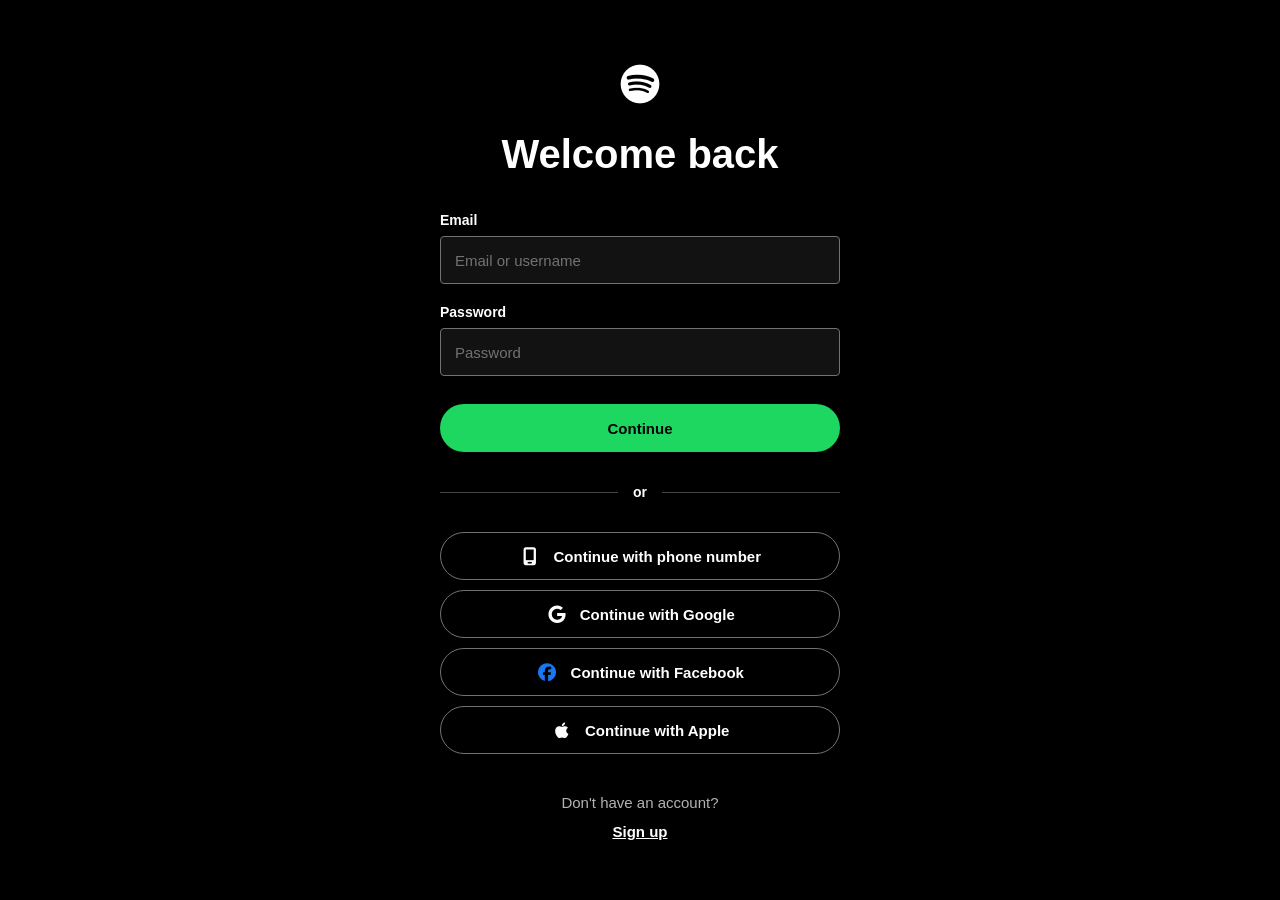
<file: HTML/index.html>
<!DOCTYPE html>
<html lang="en">
<head>
<meta charset="UTF-8">
<meta name="viewport" content="width=device-width, initial-scale=1.0">
<title>Spotify Clone</title>
<link rel="stylesheet" href="../FONTS/css/all.min.css">
<link rel="stylesheet" href="../CSS/after.css">

<!-- checking login -->
<script src="../JS/auth-guard.js"></script>

<style>
    /* playing song card */
    .card.playing h4 {
        color: var(--green-bright);
    }

    /* play button when song is playing */
    .card.playing .play-btn,
    .quick-tile.playing .quick-play {
        opacity: 1;
        transform: translateY(0);
        background: var(--green-bright);
    }

    /* shuffle button */
    .control-active {
        color: var(--green-bright) !important;
    }

    /* unliked song icon */
    .song-check.not-liked,
    .np-check.not-liked {
        color: var(--text-dim);
    }

    /* hiding elements */
    .is-hidden { display: none !important; }

    /* search box */
    input.search-placeholder {
        background: transparent;
        border: none;
        outline: none;
        color: #fff;
        font-family: inherit;
        min-width: 0;
    }
    input.search-placeholder::placeholder { color: #b3b3b3; }

    /* active library buttons */
    .chip.active { background: var(--white); color: #000; }
    .chip.active:hover { background: var(--white); }
    .playlist-item.active { background: var(--elevated); }

    /* library search box */
    .library-search {
        display: none;
        margin: 0 8px 8px;
        padding: 8px 12px;
        background: #242424;
        border: none;
        border-radius: 4px;
        color: #fff;
        outline: none;
        font-size: 14px;
    }
    .library-search.show { display: block; }

    /* collapsing and expanding library */
    .sidebar.collapsed { flex: 0 0 72px; min-width: 72px; resize: none; }
    .sidebar.collapsed .library-title span,
    .sidebar.collapsed .library-actions,
    .sidebar.collapsed .chip-row,
    .sidebar.collapsed .library-toolbar,
    .sidebar.collapsed .library-search,
    .sidebar.collapsed .pl-text { display: none !important; }
    .sidebar.collapsed .library-top { justify-content: center; }
    .sidebar.expanded { flex: 0 0 50%; max-width: none; }
    .right-sidebar.expanded { flex: 0 0 520px; max-width: none; }

    /* popup message */
    .toast {
        position: fixed;
        left: 50%;
        bottom: 110px;
        transform: translateX(-50%);
        background: #fff;
        color: #000;
        padding: 12px 22px;
        border-radius: 8px;
        font-weight: 600;
        font-size: 14px;
        opacity: 0;
        pointer-events: none;
        transition: opacity .25s;
        z-index: 100;
    }
    .toast.show { opacity: 1; }

    /* no search results */
    .no-results { display: none; padding: 40px 0; text-align: center; color: var(--text-dim); font-size: 18px; }
    .no-results.show { display: block; }

    /* playlist page */
    .collection { padding: 8px 0 32px; }
    .collection-head { display: flex; align-items: flex-end; gap: 24px; padding: 16px 0 24px; }
    .collection-art {
        width: 180px; height: 180px; border-radius: 8px; object-fit: cover; flex-shrink: 0;
        box-shadow: 0 8px 24px rgba(0,0,0,0.5);
        display: flex; align-items: center; justify-content: center;
    }
    .collection-art.liked-art { background: linear-gradient(135deg, #450af5, #c4efd9); font-size: 64px; }
    .collection-head small { font-size: 13px; font-weight: 700; }
    .collection-head h1 { font-size: 56px; font-weight: 800; margin: 6px 0 10px; }
    .collection-head p { color: var(--text-dim); font-size: 14px; }
    .collection-play {
        width: 56px; height: 56px; border-radius: 50%;
        background: var(--green-bright); color: #000; font-size: 20px;
        display: flex; align-items: center; justify-content: center; margin-bottom: 20px;
    }
    .collection-play:hover { transform: scale(1.06); }
    .song-row {
        display: grid; grid-template-columns: 32px 1fr 40px; align-items: center;
        gap: 12px; padding: 8px 12px; border-radius: 4px; cursor: pointer;
    }
    .song-row:hover { background: rgba(255,255,255,0.1); }
    .row-num { text-align: center; color: var(--text-dim); }
    .row-main { display: flex; align-items: center; gap: 12px; min-width: 0; }
    .row-main img { width: 40px; height: 40px; border-radius: 4px; object-fit: cover; }
    .row-title { font-size: 15px; white-space: nowrap; overflow: hidden; text-overflow: ellipsis; }
    .row-artist { font-size: 13px; color: var(--text-dim); }
    .song-row.playing .row-title, .song-row.playing .row-num { color: var(--green-bright); }
    .row-heart { color: var(--text-dim); font-size: 16px; }
    .row-heart.liked { color: var(--green-bright); }
    .empty-message { color: var(--text-dim); padding: 24px 12px; }
</style>
</head>
<body>

<!-- audio player -->
<audio id="audioPlayer" preload="auto"></audio>

<!-- popup message -->
<div class="toast" id="toast"></div>

<div class="app">

    <!-- top navigation bar -->
    <header class="topbar">

        <div class="topbar-left">
            <a href="#" class="brand"><i class="fa-brands fa-spotify"></i></a>
        </div>

        <div class="topbar-center">
            <a href="index.html" class="pill-icon-btn" aria-label="Home">
                <i class="fa-solid fa-house"></i>
            </a>

            <div class="search-pill">
                <i class="fa-solid fa-magnifying-glass search-ic"></i>
                <input class="search-placeholder" id="searchInput" type="text" placeholder="What do you want to play?">
                <div class="search-divider"></div>
                <i class="fa-solid fa-box-archive browse-ic"></i>
            </div>
        </div>

        <div class="topbar-right">
            <button class="premium-btn">Explore Premium</button>

            <a href="#" class="install-link">
                <i class="fa-solid fa-circle-down"></i>
                <span>Install App</span>
            </a>

            <button class="icon-btn"><i class="fa-regular fa-bell"></i></button>
            <button class="icon-btn"><i class="fa-solid fa-user-group"></i></button>
            <a href="before.html" class="avatar" aria-label="Log out" onclick="logout(); return false;"><i class="fa-solid fa-user"></i></a>
        </div>

    </header>

    <!-- main body -->
    <div class="body-row">

        <!-- left sidebar -->
        <aside class="sidebar">

            <div class="library-top">
                <div class="library-title">
                    <button class="collapse-btn" aria-label="Collapse Your Library">
                        <i class="fa-solid fa-table-columns"></i>
                    </button>
                    <span>Your Library</span>
                </div>
                <div class="library-actions">
                    <button class="lib-add-btn" aria-label="Add"><i class="fa-solid fa-plus"></i></button>
                    <button class="expand-btn" aria-label="Expand your library">
                        <i class="fa-solid fa-up-right-and-down-left-from-center"></i>
                    </button>
                </div>
            </div>

            <div class="chip-row">
                <button class="chip">Playlists</button>
                <button class="chip">Artists</button>
                <button class="chip">Podcasts</button>
            </div>

            <div class="library-toolbar">
                <button class="tool-search-btn" aria-label="Search your library">
                    <i class="fa-solid fa-magnifying-glass"></i>
                </button>
                <button class="recents-btn">
                    <span>Recents</span>
                    <i class="fa-solid fa-list"></i>
                </button>
            </div>

            <input class="library-search" id="librarySearch" type="text" placeholder="Search in Your Library">

            <!-- library playlists -->
            <div class="playlists">

                <div class="playlist-item pinned">
                    <div class="pl-icon liked">
                        <i class="fa-solid fa-heart"></i>
                    </div>
                    <div class="pl-text">
                        <p class="pl-name">Liked Songs</p>
                        <p class="pl-sub"><i class="fa-solid fa-thumbtack pin-ic"></i>Playlist &bull; 55 songs</p>
                    </div>
                </div>

                <div class="playlist-item pinned">
                    <div class="pl-icon episodes">
                        <i class="fa-solid fa-bookmark"></i>
                    </div>
                    <div class="pl-text">
                        <p class="pl-name">Your Episodes</p>
                        <p class="pl-sub"><i class="fa-solid fa-thumbtack pin-ic"></i>Playlist &bull; Saved &amp; downloaded</p>
                    </div>
                </div>

                <div class="playlist-item">
                    <img class="pl-icon" src="../IMAGES/playlist1.jpg" alt="">
                    <div class="pl-text">
                        <p class="pl-name">I Don't Chase, I Attract</p>
                        <p class="pl-sub">Playlist &bull; Alira Rose</p>
                    </div>
                </div>

                <div class="playlist-item">
                    <img class="pl-icon" src="../IMAGES/playlist2.jpg" alt="">
                    <div class="pl-text">
                        <p class="pl-name">Static Bloom</p>
                        <p class="pl-sub">Playlist &bull; Sajal</p>
                    </div>
                </div>

                <div class="playlist-item">
                    <img class="pl-icon" src="../IMAGES/playlist3.jpg" alt="">
                    <div class="pl-text">
                        <p class="pl-name">Indian Murder Mystery</p>
                        <p class="pl-sub">Podcast &bull; Red FM</p>
                    </div>
                </div>

                <div class="playlist-item">
                    <img class="pl-icon circle" src="../IMAGES/playlist4.jpg" alt="">
                    <div class="pl-text">
                        <p class="pl-name">Aeria</p>
                        <p class="pl-sub">Artist</p>
                    </div>
                </div>

                <div class="playlist-item">
                    <img class="pl-icon" src="../IMAGES/playlist1.jpg" alt="">
                    <div class="pl-text">
                        <p class="pl-name">NCS: Chill Wave</p>
                        <p class="pl-sub">Playlist &bull; Spotify</p>
                    </div>
                </div>

                <div class="playlist-item">
                    <img class="pl-icon circle" src="../IMAGES/playlist2.jpg" alt="">
                    <div class="pl-text">
                        <p class="pl-name">Kaelo</p>
                        <p class="pl-sub">Artist</p>
                    </div>
                </div>

                <div class="playlist-item">
                    <img class="pl-icon" src="../IMAGES/playlist3.jpg" alt="">
                    <div class="pl-text">
                        <p class="pl-name">Gaming Beats Vol. 1</p>
                        <p class="pl-sub">Album &bull; Warriyo</p>
                    </div>
                </div>

                <div class="playlist-item">
                    <img class="pl-icon" src="../IMAGES/playlist4.jpg" alt="">
                    <div class="pl-text">
                        <p class="pl-name">Study Sessions</p>
                        <p class="pl-sub">Playlist &bull; 64 songs</p>
                    </div>
                </div>

                <div class="playlist-item">
                    <img class="pl-icon" src="../IMAGES/playlist1.jpg" alt="">
                    <div class="pl-text">
                        <p class="pl-name">Late Night Focus</p>
                        <p class="pl-sub">Playlist &bull; 37 songs</p>
                    </div>
                </div>

                <div class="playlist-item">
                    <img class="pl-icon circle" src="../IMAGES/playlist2.jpg" alt="">
                    <div class="pl-text">
                        <p class="pl-name">Sable Rune</p>
                        <p class="pl-sub">Artist</p>
                    </div>
                </div>

                <div class="playlist-item">
                    <img class="pl-icon" src="../IMAGES/playlist3.jpg" alt="">
                    <div class="pl-text">
                        <p class="pl-name">Workout</p>
                        <p class="pl-sub">Playlist &bull; 51 songs</p>
                    </div>
                </div>

                <div class="playlist-item">
                    <img class="pl-icon" src="../IMAGES/playlist4.jpg" alt="">
                    <div class="pl-text">
                        <p class="pl-name">HARD DRIVE Vol. 2</p>
                        <p class="pl-sub">Album &bull; Raftaar</p>
                    </div>
                </div>

            </div>

        </aside>

        <!-- main content -->
        <main class="main">

            <!-- music filters -->
            <div class="filter-row">
                <button class="filter-pill active">All</button>
                <button class="filter-pill">Music</button>
                <button class="filter-pill">Podcasts</button>
            </div>

            <!-- quick playlists -->
            <section class="quick-grid">
                <div class="quick-tile liked-tile">
                    <div class="liked pl-icon quick-icon">
                        <i class="fa-solid fa-heart"></i>
                    </div>
                    <span>Liked Songs</span>
                    <div class="quick-play"><i class="fa-solid fa-play"></i></div>
                </div>
                <div class="quick-tile has-progress">
    <img src="../IMAGES/quick1.jpg" alt="">
    <span>Real Horror Stories That Will Hau...</span>
    <div class="quick-play"><i class="fa-solid fa-play"></i></div>
    <div class="quick-progress"><div style="width:34%"></div></div>
</div>
                <div class="quick-tile">
                    <img src="../IMAGES/quick2.jpg" alt="">
                    <span>Faasle Radio</span>
                    <div class="quick-play"><i class="fa-solid fa-play"></i></div>
                </div>
                <div class="quick-tile">
    <img src="../IMAGES/quick3.jpg" alt="">
    <span>5 Minute Morning Meditation for Busy Days: Center Yourself</span>
    <div class="quick-play"><i class="fa-solid fa-play"></i></div>
                </div>
            </section>

            <!-- albums section -->
            <section class="section">
                <div class="section-title">
                    <h2>Albums featuring songs you like</h2>
                    <a href="#">Show all</a>
                </div>

                <div class="cards">

                    <div class="card">
                        <div class="cover">
                            <img src="../IMAGES/cover1.jpg" alt="Leo">
                            <div class="play-btn"><i class="fa-solid fa-play"></i></div>
                        </div>
                        <h4>Leo</h4>
                        <p>Shubh</p>
                    </div>

                    <div class="card">
                        <div class="cover">
                            <img src="../IMAGES/cover2.jpg" alt="International Villager">
                            <div class="play-btn"><i class="fa-solid fa-play"></i></div>
                        </div>
                        <h4>International Villager</h4>
                        <p>Yo Yo Honey Singh</p>
                    </div>

                    <div class="card">
                        <div class="cover">
                            <img src="../IMAGES/cover3.jpg" alt="Table No. 21">
                            <div class="play-btn"><i class="fa-solid fa-play"></i></div>
                        </div>
                        <h4>Table No. 21 (Original Motion Picture...</h4>
                        <p>Gajendra Verma, Sachin Gupta, Aseem Ahmed...</p>
                    </div>

                    <div class="card">
                        <div class="cover">
                            <img src="../IMAGES/cover4.jpg" alt="Namaste England">
                            <div class="play-btn"><i class="fa-solid fa-play"></i></div>
                        </div>
                        <h4>Namaste England (Original Moti...</h4>
                        <p>Mannan Shaah, Badshah, Rishi R...</p>
                    </div>

                </div>
            </section>

            <!-- recently played -->
            <section class="section">
                <div class="section-title">
                    <h2>Recents</h2>
                    <a href="#">Show all</a>
                </div>

                <div class="cards">
                    <div class="card">
                        <div class="cover">
                            <img src="../IMAGES/cover5.jpg" alt="">
                            <div class="play-btn"><i class="fa-solid fa-play"></i></div>
                        </div>
                        <h4>NCS: Chill Wave</h4>
                        <p>Laid-back beats to unwind to</p>
                    </div>

                    <div class="card">
                        <div class="cover">
                            <img src="../IMAGES/cover6.jpg" alt="">
                            <div class="play-btn"><i class="fa-solid fa-play"></i></div>
                        </div>
                        <h4>Top 50 - Global</h4>
                        <p>Your daily update of the most played tracks</p>
                    </div>

                    <div class="card">
                        <div class="cover">
                            <img src="../IMAGES/cover7.jpg" alt="">
                            <div class="play-btn"><i class="fa-solid fa-play"></i></div>
                        </div>
                        <h4>Workout</h4>
                        <p>Get pumped with these high energy hits</p>
                    </div>

                    <div class="card">
                        <div class="cover">
                            <img src="../IMAGES/cover8.jpg" alt="">
                            <div class="play-btn"><i class="fa-solid fa-play"></i></div>
                        </div>
                        <h4>NCS: Focus</h4>
                        <p>Instrumental tracks to help you focus</p>
                    </div>
                </div>
            </section>

            <!-- made for you -->
            <section class="section">
                <div class="eyebrow">Made For</div>
                <div class="section-title">
                    <h2>Aeria</h2>
                    <a href="#">Show all</a>
                </div>

                <div class="cards">
                    <div class="card">
                        <div class="cover">
                            <img src="../IMAGES/cover9.jpg" alt="">
                            <div class="mix-tag mix-1"><span>Daily Mix</span><strong>01</strong></div>
                            <div class="play-btn"><i class="fa-solid fa-play"></i></div>
                        </div>
                        <h4>Daily Mix 1</h4>
                        <p>Aeria, Kaelo, Sable Rune and more</p>
                    </div>

                    <div class="card">
                        <div class="cover">
                            <img src="../IMAGES/cover1.jpg" alt="">
                            <div class="mix-tag mix-2"><span>Daily Mix</span><strong>02</strong></div>
                            <div class="play-btn"><i class="fa-solid fa-play"></i></div>
                        </div>
                        <h4>Daily Mix 2</h4>
                        <p>Fresh picks based on your taste</p>
                    </div>

                    <div class="card">
                        <div class="cover">
                            <img src="../IMAGES/cover2.jpg" alt="">
                            <div class="mix-tag mix-3"><span>Daily Mix</span><strong>03</strong></div>
                            <div class="play-btn"><i class="fa-solid fa-play"></i></div>
                        </div>
                        <h4>Release Radar</h4>
                        <p>New releases from artists you follow</p>
                    </div>

                    <div class="card">
                        <div class="cover">
                            <img src="../IMAGES/cover3.jpg" alt="">
                            <div class="mix-tag mix-4"><span>Daily Mix</span><strong>04</strong></div>
                            <div class="play-btn"><i class="fa-solid fa-play"></i></div>
                        </div>
                        <h4>Chill Hits</h4>
                        <p>Relax, study and focus with calm tracks</p>
                    </div>

                    <div class="card">
                        <div class="cover">
                            <img src="../IMAGES/cover4.jpg" alt="">
                            <div class="mix-tag mix-5"><span>Daily Mix</span><strong>05</strong></div>
                            <div class="play-btn"><i class="fa-solid fa-play"></i></div>
                        </div>
                        <h4>NCS: Gaming Mix</h4>
                        <p>High energy tracks for gaming</p>
                    </div>
                </div>
            </section>

            <!-- recommended stations -->
            <section class="section">
                <p class="section-desc">Non-stop music based on your favorite songs and artists.</p>
                <div class="section-title">
                    <h2>Recommended Stations</h2>
                    <a href="#">Show all</a>
                </div>

                <div class="cards stations">
                    <div class="card station station-1">
                        <div class="cover station-cover">
                            <span class="radio-tag">Radio</span>
                            <span class="station-name">Night Drive</span>
                        </div>
                        <p>With Aeria, Kaelo and more</p>
                    </div>

                    <div class="card station station-2">
                        <div class="cover station-cover">
                            <span class="radio-tag">Radio</span>
                            <span class="station-name">Sable Rune</span>
                        </div>
                        <p>With Vantablack, Echo Park and more</p>
                    </div>

                    <div class="card station station-3">
                        <div class="cover station-cover">
                            <span class="radio-tag">Radio</span>
                            <span class="station-name">Trap Nation</span>
                        </div>
                        <p>With Warriyo, Kaelo and more</p>
                    </div>

                    <div class="card station station-4">
                        <div class="cover station-cover">
                            <span class="radio-tag">Radio</span>
                            <span class="station-name">Deep Focus</span>
                        </div>
                        <p>With Echo Park, Nova Drift and more</p>
                    </div>

                    <div class="card station station-5">
                        <div class="cover station-cover">
                            <span class="radio-tag">Radio</span>
                            <span class="station-name">Retro Wave</span>
                        </div>
                        <p>With Nova Drift, Aeria and more</p>
                    </div>
                </div>
            </section>

            <!-- jump back in -->
            <section class="section">
                <div class="section-title">
                    <h2>Jump Back In</h2>
                    <a href="#">Show all</a>
                </div>

                <div class="cards">
                    <div class="card">
                        <div class="cover">
                            <img src="../IMAGES/cover5.jpg" alt="">
                            <div class="play-btn"><i class="fa-solid fa-play"></i></div>
                        </div>
                        <h4>Study Sessions</h4>
                        <p>Playlist &bull; 64 songs</p>
                    </div>

                    <div class="card">
                        <div class="cover">
                            <img src="../IMAGES/cover6.jpg" alt="">
                            <div class="play-btn"><i class="fa-solid fa-play"></i></div>
                        </div>
                        <h4>Late Night Focus</h4>
                        <p>Playlist &bull; 37 songs</p>
                    </div>

                    <div class="card">
                        <div class="cover">
                            <img src="../IMAGES/cover7.jpg" alt="">
                            <div class="play-btn"><i class="fa-solid fa-play"></i></div>
                        </div>
                        <h4>Workout</h4>
                        <p>Playlist &bull; 51 songs</p>
                    </div>

                    <div class="card">
                        <div class="cover">
                            <img src="../IMAGES/cover8.jpg" alt="">
                            <div class="play-btn"><i class="fa-solid fa-play"></i></div>
                        </div>
                        <h4>HARD DRIVE Vol. 2</h4>
                        <p>Album &bull; Raftaar</p>
                    </div>
                </div>
            </section>

            <!-- no search results -->
            <p class="no-results" id="noResults">No results found. Try a different search.</p>

            <!-- liked songs and playlist page -->
            <div class="collection is-hidden" id="collectionView"></div>

            <!-- footer -->
            <footer class="site-footer">

                <div class="footer-cols">

                    <div class="footer-col">
                        <h5>Company</h5>
                        <a href="about.html">About Us</a>
                        <a href="contact.html">Contact Us</a>
                        <a href="#">Jobs</a>
                        <a href="#">For the Record</a>
                    </div>

                    <div class="footer-col">
                        <h5>Communities</h5>
                        <a href="#">For Artists</a>
                        <a href="#">Developers</a>
                        <a href="#">Advertising</a>
                        <a href="#">Investors</a>
                        <a href="#">Vendors</a>
                    </div>

                    <div class="footer-col">
                        <h5>Useful Links</h5>
                        <a href="#">Support</a>
                        <a href="#">Free Mobile App</a>
                        <a href="#">Popular by Country</a>
                        <a href="#">Import your Music</a>
                    </div>

                    <div class="footer-col">
                        <h5>Spotify Plans</h5>
                        <a href="#">Premium Standard</a>
                        <a href="#">Premium Platinum</a>
                        <a href="#">Premium Student</a>
                        <a href="#">Spotify Free</a>
                    </div>

                    <div class="footer-social">
                        <button class="social-ic" aria-label="Instagram"><i class="fa-brands fa-instagram"></i></button>
                        <button class="social-ic" aria-label="X"><i class="fa-brands fa-x-twitter"></i></button>
                        <button class="social-ic" aria-label="Facebook"><i class="fa-brands fa-facebook-f"></i></button>
                    </div>

                </div>

                <div class="footer-bottom">
                    <div class="footer-legal">
                        <a href="#">Legal</a>
                        <a href="#">Safety &amp; Privacy Center</a>
                        <a href="#">Privacy Policy</a>
                        <a href="#">Cookies</a>
                        <a href="#">About Ads</a>
                        <a href="#">Accessibility</a>
                    </div>
                    <div class="footer-copyright">&copy; 2026 Spotify AB</div>
                </div>

            </footer>

        </main>

        <!-- right sidebar -->
        <aside class="right-sidebar">

            <!-- current playlist name -->
            <div class="context-title">
                <div class="context-title-left">
                    <i class="fa-solid fa-table-columns"></i>
                    <span>Liked Songs</span>
                </div>
                <div class="context-title-right">
                    <button class="context-more" aria-label="More options"><i class="fa-solid fa-ellipsis"></i></button>
                    <button class="context-expand" aria-label="Expand"><i class="fa-solid fa-up-right-and-down-left-from-center"></i></button>
                </div>
            </div>

            <!-- current song details -->
            <div class="now-playing-card">
                <img class="np-art-large" id="npArt" src="../IMAGES/nowplaying.jpg" alt="">
                <div class="np-track-row">
                    <div class="np-track-text">
                        <p class="np-title" id="npTitle">God Damn</p>
                        <p class="np-artist" id="npArtist">Badshah, Karan Aujla, Hiten</p>
                    </div>
                    <div class="np-track-icons">
                        <button class="np-share" aria-label="Share"><i class="fa-solid fa-arrow-up-from-bracket"></i></button>
                        <i class="fa-solid fa-circle-check np-check" id="npLike" aria-label="Liked"></i>
                    </div>
                </div>
            </div>

            <!-- artist information -->
            <div class="artist-card">
                <img src="../IMAGES/cover9.jpg" alt="">
                <div class="artist-overlay">
                    <span class="artist-label">About the artist</span>
                    <h3>Aeria</h3>
                    <p>Independent electronic producer known for wide, cinematic synth work and driving basslines. Tracks featured here are released under Creative Commons for free use.</p>
                    <a class="artist-link" href="#">See artist</a>
                </div>
            </div>

        </aside>

    </div>

    <!-- bottom music player -->
    <footer class="player">

        <!-- song details -->
        <div class="song">
            <img id="playerArt" src="../IMAGES/nowplaying.jpg" alt="">
            <div class="song-text">
                <div class="song-name" id="playerSongName">God Damn</div>
                <div class="artist" id="playerArtist">Badshah, Karan Aujla, Hiten</div>
            </div>
            <i class="fa-solid fa-circle-check song-check" id="playerLike" aria-label="Liked"></i>
        </div>

        <!-- player controls -->
        <div class="controls">

            <!-- play pause next previous buttons -->
            <div class="buttons">
                <i class="fa-solid fa-shuffle icon-btn small" id="shuffleBtn"></i>
                <i class="fa-solid fa-backward-step icon-btn small" id="prevBtn"></i>
                <div class="play-circle" id="playPauseBtn"><i class="fa-solid fa-play"></i></div>
                <i class="fa-solid fa-forward-step icon-btn small" id="nextBtn"></i>
                <i class="fa-solid fa-repeat icon-btn small" id="repeatBtn"></i>
            </div>

            <!-- song progress bar -->
            <div class="progress-row">
                <span id="currentTimeText">0:00</span>
                <div class="progress" id="progressBar"><div id="progressFill" style="width:0%"></div></div>
                <span id="totalTimeText">2:47</span>
            </div>

        </div>

        <!-- volume and other controls -->
        <div class="right-controls">
            <i class="fa-solid fa-microphone icon-btn small" id="lyricsBtn"></i>
            <i class="fa-solid fa-list icon-btn small" id="queueBtn"></i>
            <i class="fa-solid fa-mobile-screen-button icon-btn small" id="deviceBtn"></i>
            <div class="volume-group">
                <i class="fa-solid fa-volume-high icon-btn small" id="volumeIcon"></i>
                <div class="volume" id="volumeBar"><div id="volumeFill"></div></div>
            </div>
            <i class="fa-regular fa-clone icon-btn small" id="nowPlayingViewBtn"></i>
            <i class="fa-solid fa-expand icon-btn small" id="fullscreenBtn"></i>
        </div>

    </footer>

</div>

<!-- music player javascript -->
<script src="../JS/player.js"></script>

<!-- button javascript -->
<script src="../JS/buttons.js"></script>

</body>
</html>
</file>
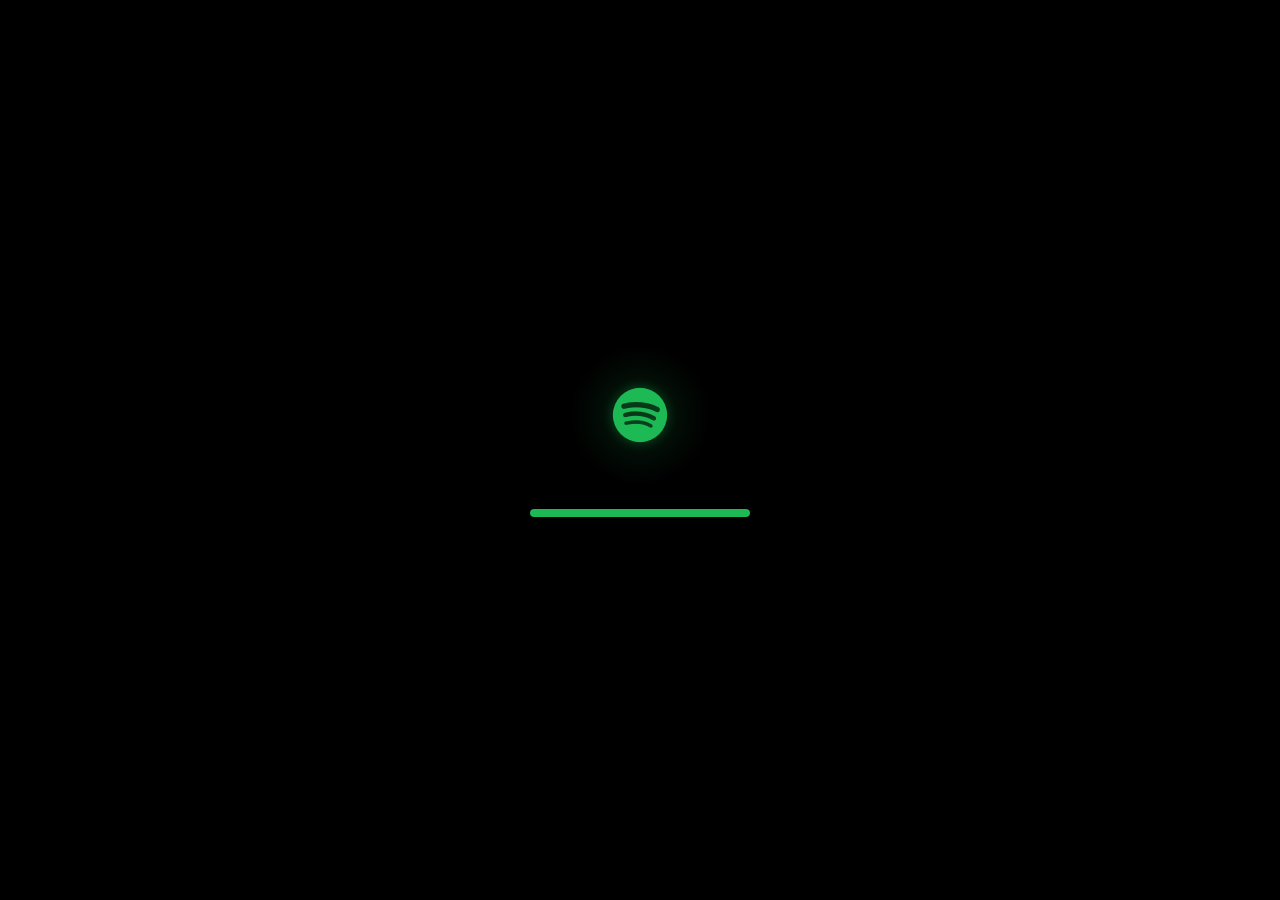
<file: loading.html>
<!DOCTYPE html>
<html>
<head>
<title>Loading...</title>
<meta http-equiv="refresh" content="2.3; url=HTML/before.html">
<link rel="stylesheet" href="FONTS/css/all.min.css">
<style>

*{
    margin:0;
    padding:0;
    box-sizing:border-box;
    font-family:"Helvetica Neue", Helvetica, Arial, sans-serif;
}

html, body{
    height:100%;
}

body{
    background:#000;
    color:white;
    height:100vh;
    display:flex;
    flex-direction:column;
    align-items:center;
    justify-content:center;
    gap:24px;
    overflow:hidden;
    opacity:0;
    animation:page-in 0.6s ease forwards;
}

@keyframes page-in{
    from{ opacity:0; }
    to{ opacity:1; }
}

/* fades to black right as the redirect fires */
.fade-cover{
    position:fixed;
    inset:0;
    background:#000;
    opacity:0;
    pointer-events:none;
    animation:fade-cover-in 0.5s ease forwards;
    animation-delay:1.8s;
}

@keyframes fade-cover-in{
    from{ opacity:0; }
    to{ opacity:1; }
}

/* Logo wrapper — glow sits centered behind the icon */
.logo-wrap{
    position:relative;
    width:140px;
    height:140px;
    display:flex;
    align-items:center;
    justify-content:center;
}

.glow{
    position:absolute;
    top:50%;
    left:50%;
    transform:translate(-50%, -50%);
    width:140px;
    height:140px;
    background:radial-gradient(circle, rgba(29,185,84,0.16) 0%, rgba(29,185,84,0) 70%);
    pointer-events:none;
    z-index:0;
}

.logo{
    position:relative;
    z-index:1;
    animation:pulse 2.2s ease-in-out infinite;
}

.logo i{
    font-size:56px;
    color:#1DB954;
    filter:drop-shadow(0 0 6px rgba(29,185,84,0.35));
}

@keyframes pulse{
    0%, 100%{ transform:scale(1); }
    50%{ transform:scale(1.05); }
}

/* Loading Bar */
.container{
    position:relative;
    width:220px;
    height:8px;
    border-radius:8px;
    background-color:#2a2a2a;
    overflow:hidden;
}

.bar{
    width:0;
    height:100%;
    border-radius:8px;
    background:#1DB954;
    box-shadow:0 0 12px rgba(29,185,84,0.6);
    animation:loading 2s ease-in-out forwards;
}

@keyframes loading{
    0%{
        width:0;
    }
    100%{
        width:100%;
    }
}

.load{
    font-size:13px;
    font-weight:500;
    color:#b3b3b3;
    letter-spacing:0.3px;
}

</style>
</head>

<body>

<div class="fade-cover"></div>

<div class="logo-wrap">
    <div class="glow"></div>
    <div class="logo">
        <i class="fa-brands fa-spotify"></i>
    </div>
</div>

<div class="container">
    <div class="bar"></div>
</div>

<div class="load">Loading...</div>

</body>
</html>
</file>
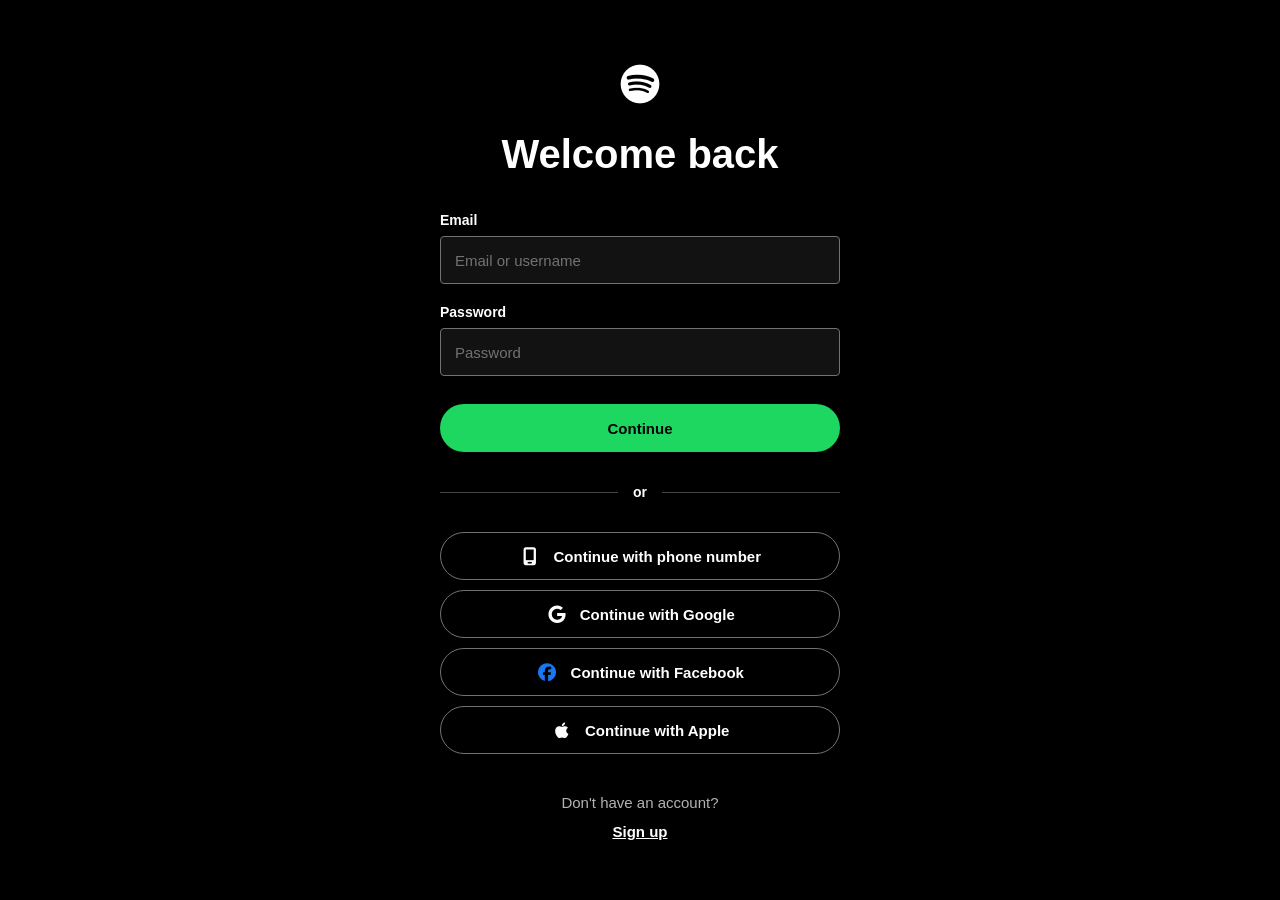
<file: HTML/login.html>
<!DOCTYPE html>
<html lang="en">
<head>
    <meta charset="UTF-8">
    <meta name="viewport" content="width=device-width, initial-scale=1.0">
    <title>Log in - Spotify Clone</title>

    <link rel="stylesheet" href="../FONTS/css/all.min.css">

    <style>
        * {
            margin: 0;
            padding: 0;
            box-sizing: border-box;
            font-family: "Helvetica Neue", Helvetica, Arial, sans-serif;
        }

        body {
            min-height: 100vh;
            background: #000;
            color: #fff;
            display: flex;
            flex-direction: column;
        }

        /* ===== LOGO / HEADING ===== */

        .login-container {
            width: 100%;
            max-width: 450px;
            margin: 0 auto;
            padding: 60px 25px 45px;
            text-align: center;
        }

        .spotify-mark {
            display: inline-flex;
            align-items: center;
            justify-content: center;
            width: 48px;
            height: 48px;
            color: #fff;
            font-size: 40px;
            margin-bottom: 24px;
       }

        .login-container h1 {
            font-size: 40px;
            font-weight: 800;
            margin-bottom: 35px;
        }

        /* ===== FORM ===== */

        .form-group {
            margin-bottom: 20px;
            text-align: left;
        }

        .form-group label {
            display: block;
            font-size: 14px;
            font-weight: 700;
            margin-bottom: 8px;
        }

        .form-group input {
            width: 100%;
            height: 48px;
            padding: 0 14px;
            background: #121212;
            border: 1px solid #727272;
            border-radius: 4px;
            color: #fff;
            font-size: 15px;
            outline: none;
        }

        .form-group input::placeholder {
            color: #727272;
        }

        .form-group input:hover {
            border-color: #fff;
        }

        .form-group input:focus {
            border: 2px solid #fff;
        }

        /* ===== ERROR MESSAGE ===== */

        .form-error {
            display: none;
            background: rgba(233, 20, 41, 0.12);
            border: 1px solid #e91429;
            color: #ff6b6b;
            border-radius: 4px;
            padding: 10px 14px;
            font-size: 13px;
            margin-bottom: 20px;
            text-align: left;
        }

        .form-error.show {
            display: block;
        }

        .form-hint {
            font-size: 12px;
            color: #727272;
            margin-top: 28px;
            text-align: center;
        }

        /* ===== CONTINUE BUTTON ===== */

        .login-submit {
            width: 100%;
            height: 48px;
            margin-top: 8px;
            background: #1ed760;
            color: #000;
            border: none;
            border-radius: 500px;
            font-size: 15px;
            font-weight: 800;
            cursor: pointer;
            transition: 0.2s;
        }

        .login-submit:hover {
            background: #1fdf64;
            transform: scale(1.03);
        }

        /* ===== DIVIDER ===== */

        .divider {
            display: flex;
            align-items: center;
            gap: 15px;
            margin: 32px 0;
        }

        .divider span {
            height: 1px;
            background: #444;
            flex: 1;
        }

        .divider p {
            font-size: 14px;
            font-weight: 700;
        }

        /* ===== SOCIAL BUTTONS ===== */

        .social-login {
            display: flex;
            flex-direction: column;
            gap: 10px;
        }

        .social-btn {
            width: 100%;
            height: 48px;
            border: 1px solid #727272;
            border-radius: 500px;
            background: transparent;
            color: #fff;
            font-size: 15px;
            font-weight: 700;
            display: flex;
            align-items: center;
            justify-content: center;
            gap: 12px;
            cursor: pointer;
            transition: 0.2s;
        }

        .social-btn:hover {
            border-color: #fff;
            transform: scale(1.02);
        }

        .social-btn i {
            font-size: 18px;
        }

        .social-btn .fa-facebook {
            color: #1877F2;
        }

        /* ===== SIGN UP SWITCH ===== */

        .signup-area {
            margin-top: 40px;
            text-align: center;
        }

        .signup-area p {
            color: #b3b3b3;
            font-size: 15px;
        }

        .signup-area a {
            display: inline-block;
            margin-top: 12px;
            color: #fff;
            font-size: 15px;
            font-weight: 700;
            text-decoration: underline;
        }

        .signup-area a:hover {
            color: #1ed760;
        }

        /* ===== MOBILE ===== */

        @media(max-width: 600px) {

            .login-container {
                padding: 45px 24px 35px;
            }

            .login-container h1 {
                font-size: 30px;
                margin-bottom: 30px;
            }

            .social-btn {
                height: 46px;
                font-size: 14px;
            }
        }
    </style>
</head>

<body>

    <main class="login-container">

        <div class="spotify-mark">
            <i class="fa-brands fa-spotify"></i>
        </div>

        <h1>Welcome back</h1>

        <p class="form-error" id="loginError"></p>

        <form id="loginForm">

            <div class="form-group">
                <label for="email">Email</label>
                <input
                    type="email"
                    id="email"
                    placeholder="Email or username"
                >
            </div>

            <div class="form-group">
                <label for="password">Password</label>
                <input
                    type="password"
                    id="password"
                    placeholder="Password"
                >
            </div>

            <button type="submit" class="login-submit">
                Continue
            </button>

        </form>

        <div class="divider">
            <span></span>
            <p>or</p>
            <span></span>
        </div>

        <div class="social-login">

            <button class="social-btn">
                <i class="fa-solid fa-mobile-screen"></i>
                Continue with phone number
            </button>

            <button class="social-btn">
                <i class="fa-brands fa-google"></i>
                Continue with Google
            </button>

            <button class="social-btn">
                <i class="fa-brands fa-facebook"></i>
                Continue with Facebook
            </button>

            <button class="social-btn">
                <i class="fa-brands fa-apple"></i>
                Continue with Apple
            </button>

        </div>

        <div class="signup-area">
            <p>Don't have an account?</p>

            <a href="signup.html">
                Sign up
            </a>
        </div>

    </main>

    <script src="../JS/users.js"></script>
    <script src="../JS/login.js"></script>

</body>
</html>
</file>
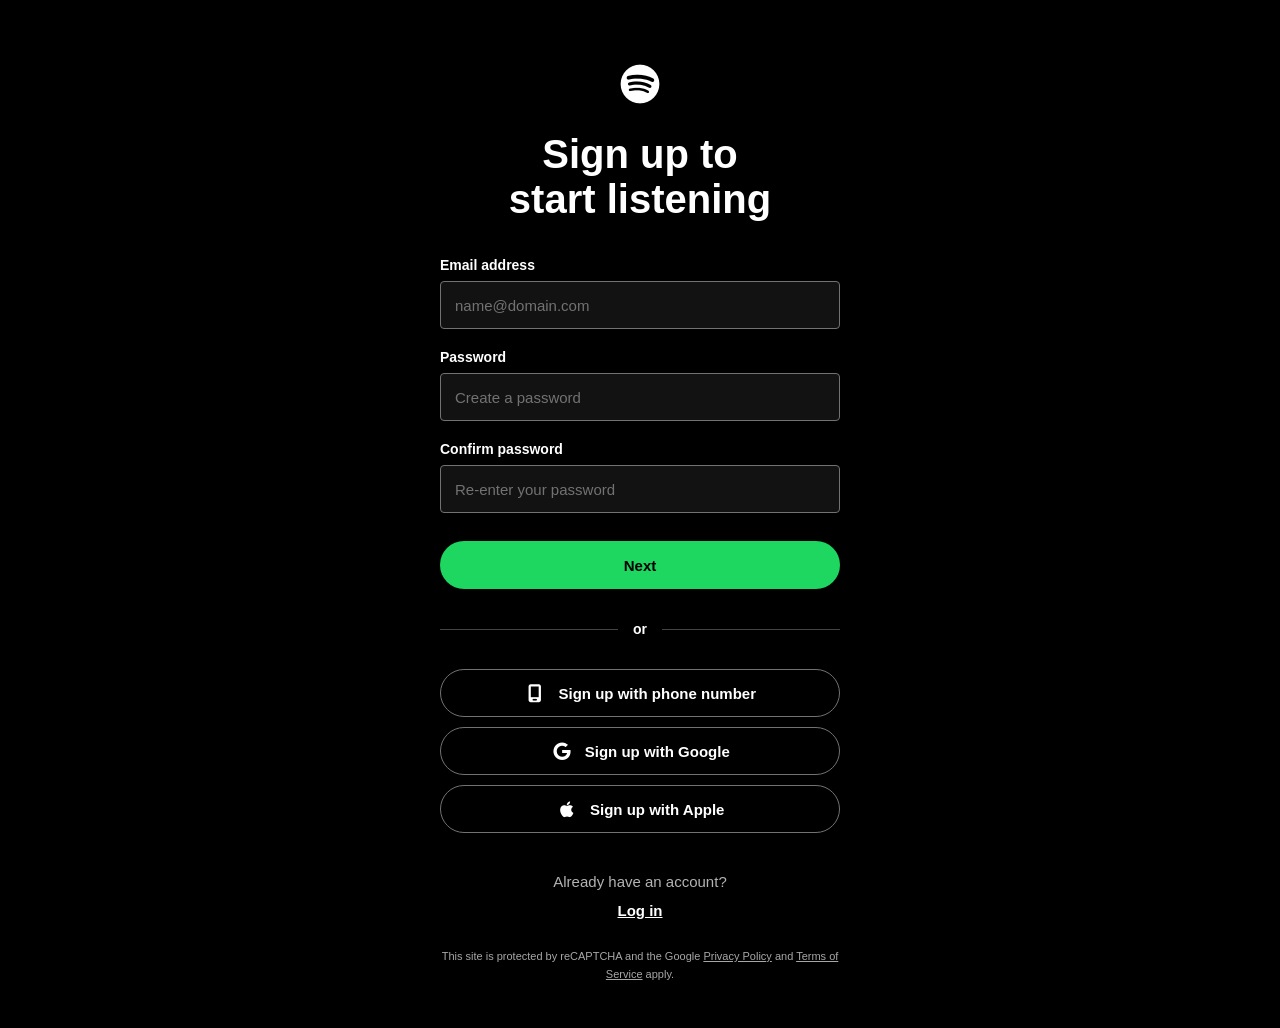
<file: HTML/signup.html>
<!DOCTYPE html>
<html lang="en">
<head>
    <meta charset="UTF-8">
    <meta name="viewport" content="width=device-width, initial-scale=1.0">
    <title>Sign up - Spotify Clone</title>

    <link rel="stylesheet" href="../FONTS/css/all.min.css">

    <style>
        * {
            margin: 0;
            padding: 0;
            box-sizing: border-box;
            font-family: "Helvetica Neue", Helvetica, Arial, sans-serif;
        }

        body {
            min-height: 100vh;
            background: #000;
            color: #fff;
            display: flex;
            flex-direction: column;
        }

        /* ===== LOGO / HEADING ===== */

        .login-container {
            width: 100%;
            max-width: 450px;
            margin: 0 auto;
            padding: 60px 25px 45px;
            text-align: center;
        }

        .spotify-mark {
            display: inline-flex;
            align-items: center;
            justify-content: center;
            width: 48px;
            height: 48px;
            color: #fff;
            font-size: 40px;
            margin-bottom: 24px;
       }

        .login-container h1 {
            font-size: 40px;
            font-weight: 800;
            margin-bottom: 35px;
        }

        /* ===== FORM ===== */

        .form-group {
            margin-bottom: 20px;
            text-align: left;
        }

        .form-group label {
            display: block;
            font-size: 14px;
            font-weight: 700;
            margin-bottom: 8px;
        }

        .form-group input {
            width: 100%;
            height: 48px;
            padding: 0 14px;
            background: #121212;
            border: 1px solid #727272;
            border-radius: 4px;
            color: #fff;
            font-size: 15px;
            outline: none;
        }

        .form-group input::placeholder {
            color: #727272;
        }

        .form-group input:hover {
            border-color: #fff;
        }

        .form-group input:focus {
            border: 2px solid #fff;
        }

        /* ===== ERROR MESSAGE ===== */

        .form-error {
            display: none;
            background: rgba(233, 20, 41, 0.12);
            border: 1px solid #e91429;
            color: #ff6b6b;
            border-radius: 4px;
            padding: 10px 14px;
            font-size: 13px;
            margin-bottom: 20px;
            text-align: left;
        }

        .form-error.show {
            display: block;
        }

        /* ===== NEXT BUTTON ===== */

        .login-submit {
            width: 100%;
            height: 48px;
            margin-top: 8px;
            background: #1ed760;
            color: #000;
            border: none;
            border-radius: 500px;
            font-size: 15px;
            font-weight: 800;
            cursor: pointer;
            transition: 0.2s;
        }

        .login-submit:hover {
            background: #1fdf64;
            transform: scale(1.03);
        }

        /* ===== DIVIDER ===== */

        .divider {
            display: flex;
            align-items: center;
            gap: 15px;
            margin: 32px 0;
        }

        .divider span {
            height: 1px;
            background: #444;
            flex: 1;
        }

        .divider p {
            font-size: 14px;
            font-weight: 700;
        }

        /* ===== SOCIAL BUTTONS ===== */

        .social-login {
            display: flex;
            flex-direction: column;
            gap: 10px;
        }

        .social-btn {
            width: 100%;
            height: 48px;
            border: 1px solid #727272;
            border-radius: 500px;
            background: transparent;
            color: #fff;
            font-size: 15px;
            font-weight: 700;
            display: flex;
            align-items: center;
            justify-content: center;
            gap: 12px;
            cursor: pointer;
            transition: 0.2s;
        }

        .social-btn:hover {
            border-color: #fff;
            transform: scale(1.02);
        }

        .social-btn i {
            font-size: 18px;
        }

        /* ===== SIGN UP / LOG IN SWITCH ===== */

        .signup-area {
            margin-top: 40px;
            text-align: center;
        }

        .signup-area p {
            color: #b3b3b3;
            font-size: 15px;
        }

        .signup-area a {
            display: inline-block;
            margin-top: 12px;
            color: #fff;
            font-size: 15px;
            font-weight: 700;
            text-decoration: underline;
        }

        .signup-area a:hover {
            color: #1ed760;
        }

        /* ===== FINE PRINT ===== */

        .signup-fine-print {
            margin-top: 28px;
            text-align: center;
            font-size: 11px;
            color: #a7a7a7;
            line-height: 1.6;
        }

        .signup-fine-print a {
            color: #a7a7a7;
            text-decoration: underline;
        }

        .signup-fine-print a:hover {
            color: #fff;
        }

        /* ===== MOBILE ===== */

        @media(max-width: 600px) {

            .login-container {
                padding: 45px 24px 35px;
            }

            .login-container h1 {
                font-size: 30px;
                margin-bottom: 30px;
            }

            .social-btn {
                height: 46px;
                font-size: 14px;
            }
        }
    </style>
</head>

<body>

    <main class="login-container">

        <div class="spotify-mark">
            <i class="fa-brands fa-spotify"></i>
        </div>

        <h1>Sign up to<br>start listening</h1>

        <p class="form-error" id="signupError"></p>

        <form id="signupForm">

            <div class="form-group">
                <label for="email">Email address</label>
                <input
                    type="email"
                    id="email"
                    placeholder="name@domain.com"
                >
            </div>

            <div class="form-group">
                <label for="password">Password</label>
                <input
                    type="password"
                    id="password"
                    placeholder="Create a password"
                >
            </div>

            <div class="form-group">
                <label for="confirmPassword">Confirm password</label>
                <input
                    type="password"
                    id="confirmPassword"
                    placeholder="Re-enter your password"
                >
            </div>

            <button type="submit" class="login-submit">
                Next
            </button>

        </form>

        <div class="divider">
            <span></span>
            <p>or</p>
            <span></span>
        </div>

        <div class="social-login">

            <button class="social-btn">
                <i class="fa-solid fa-mobile-screen"></i>
                Sign up with phone number
            </button>

            <button class="social-btn">
                <i class="fa-brands fa-google"></i>
                Sign up with Google
            </button>

            <button class="social-btn">
                <i class="fa-brands fa-apple"></i>
                Sign up with Apple
            </button>

        </div>

        <div class="signup-area">
            <p>Already have an account?</p>

            <a href="login.html">
                Log in
            </a>
        </div>

        <p class="signup-fine-print">
            This site is protected by reCAPTCHA and the Google
            <a href="#">Privacy Policy</a> and <a href="#">Terms of Service</a> apply.
        </p>

    </main>

    <!-- All the sign up logic lives in its own file, see JS/signup.js -->
    <script src="../JS/users.js"></script>
    <script src="../JS/signup.js"></script>

</body>
</html>
</file>
<file: CSS/after.css>
/* ===== RESET ===== */
*{
    margin:0;
    padding:0;
    box-sizing:border-box;
    font-family:"Helvetica Neue", Helvetica, Arial, sans-serif;
}

html,body{
    height:100%;
    overflow:hidden;
}

body{
    background:#000;
    color:#fff;
}

a{ color:inherit; text-decoration:none; }
button{ font:inherit; color:inherit; background:none; border:none; cursor:pointer; }

i[class*="fa-"]{ flex-shrink:0; }

/* ===== TOKENS ===== */
:root{
    --black:#000000;
    --panel:#121212;
    --panel-alt:#181818;
    --elevated:#2a2a2a;
    --elevated-hover:#3a3a3a;
    --text-dim:#b3b3b3;
    --text-faint:#a7a7a7;
    --white:#ffffff;
    --green:#1db954;
    --green-bright:#1ed760;
    --radius-lg:8px;
    --radius-sm:4px;
    --radius-pill:500px;
    --gap:8px;
}

/* ===== APP SHELL ===== */
.app{
    height:100vh;
    display:flex;
    flex-direction:column;
    gap:var(--gap);
    padding:var(--gap);
}

/* ===== TOPBAR ===== */
.topbar{
    flex:0 0 56px;
    height:56px;
    background:#000;
    display:grid;
    grid-template-columns:auto 1fr auto;
    align-items:center;
    padding:0 18px;
    gap:16px;
}

.topbar-left{
    display:flex;
    align-items:center;
    gap:14px;
    flex-shrink:0;
    justify-self:start;
}

.brand{
    width:34px;
    height:34px;
    display:flex;
    align-items:center;
    justify-content:center;
    text-decoration:none;
}

.brand i{
    font-size:31px;
    color:#fff;
}

.pill-icon-btn{
    width:48px;
    height:48px;
    border-radius:50%;
    background:#1f1f1f;
    display:flex;
    justify-content:center;
    align-items:center;
    transition:.18s;
    flex-shrink:0;
}

.pill-icon-btn:hover{
    background:#2b2b2b;
    transform:scale(1.04);
}

.pill-icon-btn i{
    color:#fff;
    font-size:19px;
}

.topbar-center{
    display:flex;
    align-items:center;
    justify-content:center;
    gap:12px;
    min-width:0;
}

.search-pill{
    width:100%;
    max-width:560px;
    min-width:120px;
    height:48px;
    background:#242424;
    border-radius:999px;
    display:flex;
    align-items:center;
    gap:14px;
    padding:0 18px;
    color:#b3b3b3;
    border:1px solid transparent;
    transition:.18s;
}

.search-pill:hover{
    background:#2c2c2c;
    border-color:#535353;
}

.search-ic{
    color:#b3b3b3;
    font-size:20px;
}

.search-placeholder{
    flex:1;
    color:#b3b3b3;
    font-size:15px;
    font-weight:500;
}

.search-divider{
    width:1px;
    height:24px;
    background:#666;
}

.browse-ic{
    font-size:19px;
    color:#b3b3b3;
}

.topbar-right{
    display:flex;
    align-items:center;
    gap:18px;
    flex-shrink:0;
    justify-self:end;
    white-space:nowrap;
}

.premium-btn{
    background:#fff;
    color:#000;
    font-size:14px;
    font-weight:700;
    padding:10px 22px;
    border-radius:var(--radius-pill);
    flex-shrink:0;
    white-space:nowrap;
    transition:.15s;
}

.premium-btn:hover{ transform:scale(1.04); }

.install-link{
    display:flex;
    align-items:center;
    gap:8px;
    font-size:13px;
    font-weight:700;
    color:#fff;
    text-decoration:none;
    transition:.15s;
    flex-shrink:0;
    white-space:nowrap;
}

.install-link:hover{
    color:#b3b3b3;
}

.icon-btn{
    font-size:18px;
    color:#b3b3b3;
    transition:.15s;
    flex-shrink:0;
}

.icon-btn:hover{
    color:#fff;
}

.avatar{
    width:34px;
    height:34px;
    border-radius:50%;
    background:#535353;
    display:flex;
    align-items:center;
    justify-content:center;
    cursor:pointer;
    transition:.2s;
    border:none;
    flex-shrink:0;
}

.avatar:hover{
    background:#6b6b6b;
}

.avatar i{
    color:#fff;
    font-size:15px;
}

/* ===== BODY ROW ===== */
.body-row{
    display:flex;
    align-items:stretch;
    gap:8px;
    flex:1;
    min-height:0;
    overflow:hidden;
}

/* ===== SPOTIFY SCROLLBARS ===== */
.playlists,
.main,
.right-sidebar{
    scrollbar-width:thin;
    scrollbar-color:transparent transparent;
}

.playlists:hover,
.main:hover,
.right-sidebar:hover{
    scrollbar-color:#5a5a5a transparent;
}

.playlists::-webkit-scrollbar,
.main::-webkit-scrollbar,
.right-sidebar::-webkit-scrollbar{
    width:12px;
}

.playlists::-webkit-scrollbar-track,
.main::-webkit-scrollbar-track,
.right-sidebar::-webkit-scrollbar-track{
    background:transparent;
}

.playlists::-webkit-scrollbar-thumb,
.main::-webkit-scrollbar-thumb,
.right-sidebar::-webkit-scrollbar-thumb{
    background:transparent;
    border-radius:999px;
}

.playlists:hover::-webkit-scrollbar-thumb,
.main:hover::-webkit-scrollbar-thumb,
.right-sidebar:hover::-webkit-scrollbar-thumb{
    background:#5a5a5a;
}

.playlists:hover::-webkit-scrollbar-thumb:hover,
.main:hover::-webkit-scrollbar-thumb:hover,
.right-sidebar:hover::-webkit-scrollbar-thumb:hover{
    background:#8a8a8a;
}

/* ===== SIDEBAR ===== */
.sidebar{
    flex:0 0 300px;
    min-width:230px;
    max-width:420px;
    resize:horizontal;
    background:#121212;
    border-radius:10px;
    display:flex;
    flex-direction:column;
    overflow:hidden;
}

.library-top{
    display:flex;
    align-items:center;
    justify-content:space-between;
    padding:8px 8px 16px;
    flex-shrink:0;
}

.library-title{
    display:flex;
    align-items:center;
    gap:10px;
    color:var(--white);
    font-weight:700;
    font-size:16px;
}

.collapse-btn{
    color:var(--white);
    font-size:18px;
    display:flex;
    align-items:center;
}

.collapse-btn:hover{ color:var(--text-dim); }

.library-actions{
    display:flex;
    align-items:center;
    gap:16px;
}

.lib-add-btn{
    width:32px;
    height:32px;
    border-radius:50%;
    background:#1f1f1f;
    display:flex;
    align-items:center;
    justify-content:center;
    color:var(--text-dim);
    font-size:13px;
    transition:.15s;
}

.lib-add-btn:hover{ background:#2b2b2b; color:var(--white); }

.expand-btn{
    color:var(--text-dim);
    font-size:15px;
}

.expand-btn:hover{ color:var(--white); }

/* FILTER CHIPS */
.chip-row{
    display:flex;
    gap:8px;
    padding:0 8px 12px;
    overflow-x:auto;
    flex-shrink:0;
}

.chip-row::-webkit-scrollbar{ display:none; }

.chip{
    flex:0 0 auto;
    background:var(--elevated);
    color:var(--white);
    font-size:13px;
    font-weight:600;
    padding:7px 14px;
    border-radius:var(--radius-pill);
    white-space:nowrap;
}

.chip:hover{ background:var(--elevated-hover); }

/* LIBRARY TOOLBAR */
.library-toolbar{
    display:flex;
    align-items:center;
    justify-content:space-between;
    padding:4px 8px 12px;
    flex-shrink:0;
}

.tool-search-btn{
    color:var(--text-dim);
    font-size:15px;
}

.tool-search-btn:hover{ color:var(--white); }

.recents-btn{
    display:flex;
    align-items:center;
    gap:6px;
    color:var(--text-dim);
    font-size:13px;
    font-weight:700;
}

.recents-btn i{ font-size:12px; }

.recents-btn:hover{ color:var(--white); }

/* LIBRARY LIST */
.playlists{
    flex:1;
    min-height:0;
    overflow-y:auto;
    padding-bottom:8px;
}

.playlist-item{
    display:flex;
    align-items:center;
    gap:12px;
    padding:6px 8px;
    border-radius:var(--radius-sm);
    cursor:pointer;
}

.playlist-item:hover{ background:var(--elevated); }

.pl-icon{
    width:48px;
    height:48px;
    border-radius:var(--radius-sm);
    object-fit:cover;
    flex-shrink:0;
}

.pl-icon.circle{ border-radius:50%; }

.pl-icon.liked{
    background:linear-gradient(135deg,#450af5,#c4efd9);
    display:flex;
    align-items:center;
    justify-content:center;
}

.pl-icon.episodes{
    background:var(--green);
    display:flex;
    align-items:center;
    justify-content:center;
}

.pl-icon.episodes i{ color:var(--white); font-size:16px; }

.pl-icon.liked i{ color:var(--white); font-size:16px; }

.pl-text{ min-width:0; }

.pl-name{
    font-size:14px;
    font-weight:500;
    color:var(--white);
    white-space:nowrap;
    overflow:hidden;
    text-overflow:ellipsis;
}

.pl-sub{
    display:flex;
    align-items:center;
    gap:4px;
    font-size:12px;
    color:var(--text-dim);
    white-space:nowrap;
    overflow:hidden;
    text-overflow:ellipsis;
}

.pin-ic{ font-size:10px; color:var(--green); }

/* ===== MAIN ===== */
.main{
    flex:1;
    background:
        linear-gradient(
            180deg,
            rgba(29,185,84,0.15) 0%,
            rgba(29,185,84,0) 160px
        ),
        linear-gradient(
            180deg,
            #242424 0%,
            #171717 140px,
            #121212 320px
        );
    border-radius:10px;
    overflow-y:auto;
    padding:18px 24px 40px;
    min-width:0;
}

/* FILTER PILLS */
.filter-row{
    display:flex;
    gap:8px;
    margin-bottom:24px;
}

.filter-pill{
    background:var(--elevated);
    color:var(--white);
    font-size:14px;
    font-weight:600;
    padding:6px 18px;
    border-radius:var(--radius-pill);
}

.filter-pill:hover{ background:var(--elevated-hover); }

.filter-pill.active{
    background:var(--white);
    color:#000;
}

.filter-pill.active:hover{ background:var(--white); }

/* QUICK PICKS - 2x2 */
.quick-grid{
    display:grid;
    grid-template-columns:repeat(2, 1fr);
    grid-template-rows:repeat(2, 1fr);
    gap:12px;
    margin-bottom:30px;
}

.quick-tile{
    display:flex;
    align-items:center;
    gap:12px;
    background:rgba(255,255,255,0.07);
    border-radius:var(--radius-sm);
    overflow:hidden;
    cursor:pointer;
    transition:background 0.2s;
    height:52px;
    position:relative;
}

.quick-tile:hover{ background:rgba(255,255,255,0.14); }

.quick-tile img{
    width:52px;
    height:52px;
    object-fit:cover;
    flex-shrink:0;
}

.quick-icon{
    width:64px;
    height:64px;
    border-radius:0;
    flex-shrink:0;
}

.quick-tile span{
    font-size:14px;
    font-weight:700;
    padding-right:56px;
    white-space:nowrap;
    overflow:hidden;
    text-overflow:ellipsis;
}

.quick-play{
    position:absolute;
    right:12px;
    width:36px;
    height:36px;
    border-radius:50%;
    background:var(--green-bright);
    display:flex;
    align-items:center;
    justify-content:center;
    box-shadow:0 8px 16px rgba(0,0,0,0.5);
    opacity:0;
    transform:translateY(6px);
    transition:0.2s;
}

.quick-tile:hover .quick-play{ opacity:1; transform:translateY(0); }

.quick-play i{ color:#000; font-size:14px; }

/* In-progress podcast bar on a quick tile */
.quick-tile.has-progress span{ padding-right:16px; }

.quick-progress{
    position:absolute;
    left:0;
    right:0;
    bottom:0;
    height:3px;
    background:rgba(255,255,255,0.15);
}

.quick-progress div{
    height:100%;
    background:var(--white);
}

/* New-episode indicator dot */
.new-dot{
    position:absolute;
    right:14px;
    top:50%;
    transform:translateY(-50%);
    width:8px;
    height:8px;
    min-width:8px;
    max-width:8px;
    padding:0;
    border-radius:50%;
    background:#3b82f6;
}

/* PICKED FOR YOU */
.picked-section{ margin-bottom:40px; }

.picked-section h2{
    font-size:24px;
    font-weight:800;
    letter-spacing:-0.02em;
    margin-bottom:16px;
}

.picked-card{
    display:flex;
    gap:24px;
    background:var(--panel-alt);
    border-radius:var(--radius-lg);
    padding:20px;
    align-items:flex-start;
    max-width:640px;
    transition:background .25s;
    cursor:pointer;
}

.picked-card:hover{ background:var(--elevated); }

.picked-card img{
    width:180px;
    height:180px;
    object-fit:cover;
    border-radius:var(--radius-sm);
    flex-shrink:0;
    box-shadow:0 8px 24px rgba(0,0,0,0.5);
}

.picked-text{
    display:flex;
    flex-direction:column;
    gap:8px;
    min-width:0;
}

.picked-eyebrow{
    font-size:12px;
    font-weight:700;
    color:var(--text-dim);
    text-transform:uppercase;
    letter-spacing:0.04em;
}

.picked-text h3{
    font-size:22px;
    font-weight:800;
}

.picked-text p{
    font-size:14px;
    color:var(--text-dim);
    line-height:1.5;
}

.picked-actions{
    display:flex;
    align-items:center;
    gap:16px;
    margin-top:8px;
}

.play-circle-lg{
    width:48px;
    height:48px;
    border-radius:50%;
    background:var(--green-bright);
    display:flex;
    align-items:center;
    justify-content:center;
    transition:.15s;
}

.play-circle-lg:hover{ transform:scale(1.06); }

.play-circle-lg i{ color:#000; font-size:18px; }

.add-circle-btn{
    width:36px;
    height:36px;
    border-radius:50%;
    border:1px solid var(--text-dim);
    display:flex;
    align-items:center;
    justify-content:center;
    color:var(--text-dim);
    transition:.15s;
}

.add-circle-btn:hover{ border-color:#fff; color:#fff; }

/* CONTENT SECTIONS */
.section{ margin-bottom:40px; }

.eyebrow{
    font-size:13px;
    font-weight:700;
    color:var(--text-dim);
    margin-bottom:2px;
}

.section-desc{
    font-size:13px;
    color:var(--text-dim);
    margin-bottom:4px;
}

.section-title{
    display:flex;
    justify-content:space-between;
    align-items:baseline;
    margin-bottom:16px;
}

.section-title h2{
    font-size:24px;
    font-weight:800;
    letter-spacing:-0.02em;
}

.section-title a{
    color:var(--text-dim);
    text-decoration:none;
    font-size:13px;
    font-weight:700;
}

.section-title a:hover{ color:var(--white); text-decoration:underline; }

/* CARD GRID */
.cards{
    display:flex;
    gap:20px;
    overflow-x:auto;
    overflow-y:hidden;
    padding-bottom:12px;
    scroll-snap-type:x proximity;
    scrollbar-width:thin;
    scrollbar-color:transparent transparent;
}

.cards:hover{ scrollbar-color:#5a5a5a transparent; }

.cards::-webkit-scrollbar{ height:10px; }
.cards::-webkit-scrollbar-track{ background:transparent; }
.cards::-webkit-scrollbar-thumb{ background:transparent; border-radius:999px; }
.cards:hover::-webkit-scrollbar-thumb{ background:#5a5a5a; }
.cards:hover::-webkit-scrollbar-thumb:hover{ background:#8a8a8a; }

.card{
    flex:0 0 190px;
    background:var(--panel-alt);
    padding:14px;
    border-radius:var(--radius-lg);
    transition:background 0.25s;
    cursor:pointer;
    min-width:0;
    scroll-snap-align:start;
}

.card:hover{ background:var(--elevated); }

.cover{
    position:relative;
    margin-bottom:16px;
    box-shadow:0 8px 24px rgba(0,0,0,0.5);
    border-radius:var(--radius-sm);
    overflow:hidden;
}

.cover img{
    width:100%;
    aspect-ratio:1/1;
    object-fit:cover;
    border-radius:var(--radius-sm);
    display:block;
}

.card h4{
    margin-bottom:6px;
    font-size:15px;
    font-weight:700;
    line-height:1.3;
    display:-webkit-box;
    -webkit-line-clamp:2;
    -webkit-box-orient:vertical;
    overflow:hidden;
}

.card p{
    color:var(--text-dim);
    font-size:13px;
    line-height:1.4;
    display:-webkit-box;
    -webkit-line-clamp:2;
    -webkit-box-orient:vertical;
    overflow:hidden;
}

/* Daily Mix colored tag */
.mix-tag{
    position:absolute;
    left:0;
    bottom:16px;
    display:flex;
    align-items:center;
    gap:8px;
    padding:6px 10px 6px 10px;
    border-radius:0 4px 4px 0;
    box-shadow:0 4px 10px rgba(0,0,0,0.4);
}

.mix-tag span{
    font-size:10px;
    font-weight:800;
    text-transform:uppercase;
    letter-spacing:0.03em;
    color:#000;
}

.mix-tag strong{
    font-size:18px;
    font-weight:800;
    color:#000;
}

.mix-1{ background:#2ec2d6; }
.mix-2{ background:#f2c744; }
.mix-3{ background:#f2603c; }
.mix-4{ background:#e84f8a; }
.mix-5{ background:#57b660; }

/* Play button on hover - fixed to actually overlay the artwork */
.play-btn{
    position:absolute;
    right:10px;
    bottom:10px;
    width:34px;
    height:34px;
    border-radius:50%;
    background:#fff;
    display:flex;
    justify-content:center;
    align-items:center;
    box-shadow:0 8px 16px rgba(0,0,0,0.5);
    opacity:0;
    transform:translateY(8px);
    transition:.2s;
}

.play-btn i{ color:#000; font-size:15px; }

.card:hover .play-btn{
    opacity:1;
    transform:translateY(0);
}

.play-btn:hover{
    transform:scale(1.06);
    background:var(--green-bright);
}

/* RECOMMENDED STATIONS - gradient cards */
.station-cover{
    position:relative;
    aspect-ratio:1/1;
    border-radius:var(--radius-sm);
    padding:12px;
    display:flex;
    flex-direction:column;
    justify-content:flex-end;
    overflow:hidden;
    box-shadow:0 10px 26px rgba(0,0,0,0.45);
    transition:transform .2s, box-shadow .2s;
}

.station:hover .station-cover{
    transform:scale(1.02) translateY(-2px);
    box-shadow:0 14px 32px rgba(0,0,0,0.6);
}

.station-cover::before{
    content:"";
    position:absolute;
    inset:0;
    background:radial-gradient(130% 100% at 0% 0%, rgba(255,255,255,.28), rgba(255,255,255,0) 55%);
    pointer-events:none;
}

.station-cover::after{
    content:"\f001";
    font-family:"Font Awesome 6 Free";
    font-weight:900;
    position:absolute;
    right:-16px;
    bottom:-22px;
    font-size:96px;
    color:rgba(0,0,0,0.22);
    transform:rotate(20deg);
    pointer-events:none;
}

.station-1{ background:linear-gradient(160deg,#ffd873,#f4c95d 40%,#c9660f); }
.station-2{ background:linear-gradient(160deg,#ff5c72,#e0475a 45%,#6e1420); }
.station-3{ background:linear-gradient(160deg,#6bf0a0,#3fd67a 45%,#0a5c30); }
.station-4{ background:linear-gradient(160deg,#7fe6de,#4fd0c8 45%,#0c5a56); }
.station-5{ background:linear-gradient(160deg,#ffb3dd,#e88fc0 45%,#7a2a58); }

.radio-tag{
    position:relative;
    z-index:1;
    top:0;
    left:0;
    background:rgba(0,0,0,0.45);
    color:var(--white);
    font-size:10px;
    font-weight:800;
    letter-spacing:0.06em;
    text-transform:uppercase;
    padding:4px 10px;
    border-radius:var(--radius-pill);
    align-self:flex-start;
    margin-bottom:auto;
}

.station-name{
    position:relative;
    z-index:1;
    font-size:21px;
    font-weight:800;
    color:var(--white);
    text-shadow:0 2px 8px rgba(0,0,0,0.5);
    line-height:1.15;
}

.station p{ margin-top:12px; }

/* FOOTER */
.site-footer{
    margin-top:32px;
    padding-top:32px;
    border-top:1px solid rgba(255,255,255,0.08);
}

.footer-cols{
    display:grid;
    grid-template-columns:repeat(4, minmax(140px, 200px)) 1fr;
    gap:24px;
    margin-bottom:32px;
}

.footer-col{
    display:flex;
    flex-direction:column;
    gap:14px;
}

.footer-col h5{
    font-size:13px;
    font-weight:800;
    color:var(--white);
}

.footer-col a{
    font-size:13px;
    color:var(--text-dim);
    text-decoration:none;
}

.footer-col a:hover{ color:var(--white); text-decoration:underline; }

.footer-social{
    display:flex;
    align-items:flex-start;
    justify-content:flex-end;
    gap:12px;
}

.social-ic{
    width:36px;
    height:36px;
    border-radius:50%;
    background:var(--elevated);
    color:var(--white);
    display:flex;
    align-items:center;
    justify-content:center;
    font-size:15px;
}

.social-ic:hover{ background:var(--elevated-hover); }

.footer-bottom{
    display:flex;
    justify-content:space-between;
    align-items:center;
    flex-wrap:wrap;
    gap:12px;
    padding-top:20px;
    border-top:1px solid rgba(255,255,255,0.08);
}

.footer-legal{
    display:flex;
    flex-wrap:wrap;
    gap:20px;
}

.footer-legal a{
    font-size:12px;
    color:var(--text-dim);
    text-decoration:none;
}

.footer-legal a:hover{ color:var(--white); text-decoration:underline; }

.footer-copyright{
    font-size:12px;
    color:var(--text-faint);
}

/* ===== RIGHT SIDEBAR ===== */
.right-sidebar{
    flex:0 0 300px;
    min-width:230px;
    max-width:400px;
    resize:horizontal;
    background:#121212;
    border-radius:10px;
    overflow-y:auto;
    overflow-x:hidden;
    padding:16px;
    display:flex;
    flex-direction:column;
}

.context-title{
    display:flex;
    align-items:center;
    justify-content:space-between;
    padding:4px 4px 12px;
    flex-shrink:0;
}

.context-title-left{
    display:flex;
    align-items:center;
    gap:10px;
    font-size:16px;
    font-weight:700;
    min-width:0;
}

.context-title-left i{
    font-size:15px;
    color:var(--text-dim);
}

.context-title-left span{
    white-space:nowrap;
    overflow:hidden;
    text-overflow:ellipsis;
}

.context-title-right{
    display:flex;
    align-items:center;
    gap:14px;
    flex-shrink:0;
}

.context-more,
.context-expand{
    color:var(--text-dim);
    font-size:15px;
    transition:.15s;
}

.context-more:hover,
.context-expand:hover{ color:#fff; }

.now-playing-card{
    background:var(--panel);
    border-radius:var(--radius-lg);
    overflow:hidden;
    flex-shrink:0;
    margin-bottom:16px;
}

.np-art-large{
    width:100%;
    aspect-ratio:1/1;
    object-fit:cover;
    display:block;
}

.np-track-row{
    display:flex;
    align-items:center;
    justify-content:space-between;
    gap:12px;
    padding:16px;
}

.np-track-text{ min-width:0; }

.np-title{
    font-size:16px;
    font-weight:700;
    white-space:nowrap;
    overflow:hidden;
    text-overflow:ellipsis;
}

.np-artist{
    font-size:13px;
    color:var(--text-dim);
    margin-top:4px;
}

.np-track-icons{
    display:flex;
    align-items:center;
    gap:14px;
    flex-shrink:0;
}

.np-share{
    color:var(--text-dim);
    font-size:16px;
    transition:.15s;
}

.np-share:hover{ color:#fff; }

.np-check{
    color:var(--green-bright);
    font-size:20px;
    flex-shrink:0;
}

.artist-card{
    background:var(--panel);
    border-radius:var(--radius-lg);
    position:relative;
    overflow:hidden;
    flex:1 0 220px;
    min-height:220px;
}

.artist-card img{
    position:absolute;
    inset:0;
    width:100%;
    height:100%;
    object-fit:cover;
    filter:brightness(0.55);
}

.artist-overlay{
    position:relative;
    height:100%;
    display:flex;
    flex-direction:column;
    justify-content:flex-end;
    padding:20px;
    background:linear-gradient(180deg, rgba(0,0,0,0) 0%, rgba(0,0,0,0.75) 100%);
}

.artist-label{
    font-size:11px;
    font-weight:800;
    text-transform:uppercase;
    letter-spacing:0.06em;
    color:var(--text-dim);
    margin-bottom:6px;
}

.artist-overlay h3{
    font-size:20px;
    font-weight:800;
    margin-bottom:8px;
}

.artist-overlay p{
    font-size:12px;
    line-height:1.5;
    color:var(--text-dim);
    margin-bottom:10px;
    display:-webkit-box;
    -webkit-line-clamp:3;
    -webkit-box-orient:vertical;
    overflow:hidden;
}

.artist-link{
    font-size:12px;
    font-weight:700;
    color:var(--white);
    text-decoration:none;
    border:1px solid rgba(255,255,255,0.4);
    border-radius:var(--radius-pill);
    padding:6px 14px;
    align-self:flex-start;
}

.artist-link:hover{ border-color:var(--white); }

/* ===== PLAYER ===== */
.player{
    height:72px;
    background:#000;
    border-top:1px solid #1d1d1d;
    display:flex;
    justify-content:space-between;
    align-items:center;
    padding:0 16px;
    gap:20px;
    flex-shrink:0;
}

/* Left - song */
.song{
    display:flex;
    align-items:center;
    gap:14px;
    min-width:180px;
    width:280px;
}

.song img{
    width:56px;
    height:56px;
    border-radius:var(--radius-sm);
    object-fit:cover;
    flex-shrink:0;
}

.song-text{ min-width:0; }

.song-name{
    font-weight:500;
    font-size:14px;
    white-space:nowrap;
    overflow:hidden;
    text-overflow:ellipsis;
}

.artist{
    color:var(--text-dim);
    font-size:11px;
    margin-top:2px;
}

.song-check{
    color:var(--green-bright);
    font-size:16px;
    flex-shrink:0;
}

.icon-btn.small{ font-size:16px; }

/* Center - controls */
.controls{
    flex:1;
    display:flex;
    flex-direction:column;
    align-items:center;
    gap:8px;
    max-width:722px;
}

.buttons{
    display:flex;
    align-items:center;
    gap:20px;
}

.buttons i{ cursor:pointer; color:var(--text-dim); }
.buttons i:hover{ color:var(--white); }

.play-circle{
    width:32px;
    height:32px;
    border-radius:50%;
    background:var(--white);
    display:flex;
    align-items:center;
    justify-content:center;
    cursor:pointer;
}

.play-circle i{ color:#000; font-size:13px; }

.play-circle:hover{ transform:scale(1.06); }

.progress-row{
    width:100%;
    display:flex;
    align-items:center;
    gap:10px;
    font-size:11px;
    color:var(--text-faint);
}

.progress{
    flex:1;
    height:4px;
    background:#4d4d4d;
    border-radius:var(--radius-pill);
    overflow:hidden;
    cursor:pointer;
}

.progress div{
    width:2%;
    height:100%;
    background:var(--white);
    border-radius:var(--radius-pill);
}

.progress:hover div{ background:var(--green-bright); }

/* Right - extra controls */
.right-controls{
    display:flex;
    align-items:center;
    gap:16px;
    min-width:160px;
    width:220px;
    justify-content:flex-end;
}

.volume-group{
    display:flex;
    align-items:center;
    gap:8px;
}

.volume{
    width:90px;
    height:4px;
    background:#4d4d4d;
    border-radius:var(--radius-pill);
    overflow:hidden;
    cursor:pointer;
}

.volume div{
    width:70%;
    height:100%;
    background:var(--white);
}

.volume:hover div{ background:var(--green-bright); }

/* ===== RESPONSIVE ===== */
/* Laptop widths - shrink the right sidebar before hiding it */
@media(max-width:1300px){
    .right-sidebar{ flex-basis:250px; min-width:210px; max-width:280px; }
}

/* Only fully hide the right sidebar on genuinely small screens */
@media(max-width:1000px){
    .right-sidebar{ display:none; }
}

/* Tablet - collapse left sidebar to icon rail */
@media(max-width:900px){

    .sidebar{
        flex-basis:72px;
        min-width:72px;
        max-width:72px;
        resize:none;
    }

    .library-title span,
    .library-actions,
    .chip-row,
    .library-toolbar,
    .pl-text{
        display:none;
    }

    .library-top{ justify-content:center; }

    .playlist-item{ justify-content:center; }

    .quick-grid{ grid-template-columns:1fr; grid-template-rows:repeat(4,1fr); }

    .picked-card{ flex-direction:column; max-width:none; }
    .picked-card img{ width:100%; height:auto; aspect-ratio:1/1; }

    .footer-cols{ grid-template-columns:repeat(2,1fr); }

    .footer-social{ grid-column:1 / -1; justify-content:flex-start; }
}

/* Mobile */
@media(max-width:600px){

    html,body{ overflow:auto; height:auto; }

    .app{ height:auto; min-height:100vh; }

    .body-row{
        display:block;
        overflow:visible;
    }

    .sidebar{ display:none; }

    .topbar-center{ display:none; }

    .install-link span{ display:none; }
    .premium-btn{ padding:10px 16px; }

    .main{ overflow-y:visible; }

    .card{ flex:0 0 140px; }
    .cards{ gap:14px; }

    .quick-grid{ grid-template-columns:1fr; grid-template-rows:none; }

    .controls, .right-controls{ display:none; }

    .player{ height:64px; flex:0 0 64px; }

    .song{ width:auto; min-width:0; }

    .footer-cols{ grid-template-columns:1fr 1fr; }
}

/* ===== LARGE SCREENS ===== */
@media(min-width:1600px){
    .main{ padding:24px 48px 56px; }
    .cards{ gap:28px; }
    .section-title h2{ font-size:28px; }
    .picked-section h2{ font-size:26px; }
}

@media(min-width:2000px){
    .body-row{ max-width:2600px; margin:0 auto; width:100%; }
}
</file>
